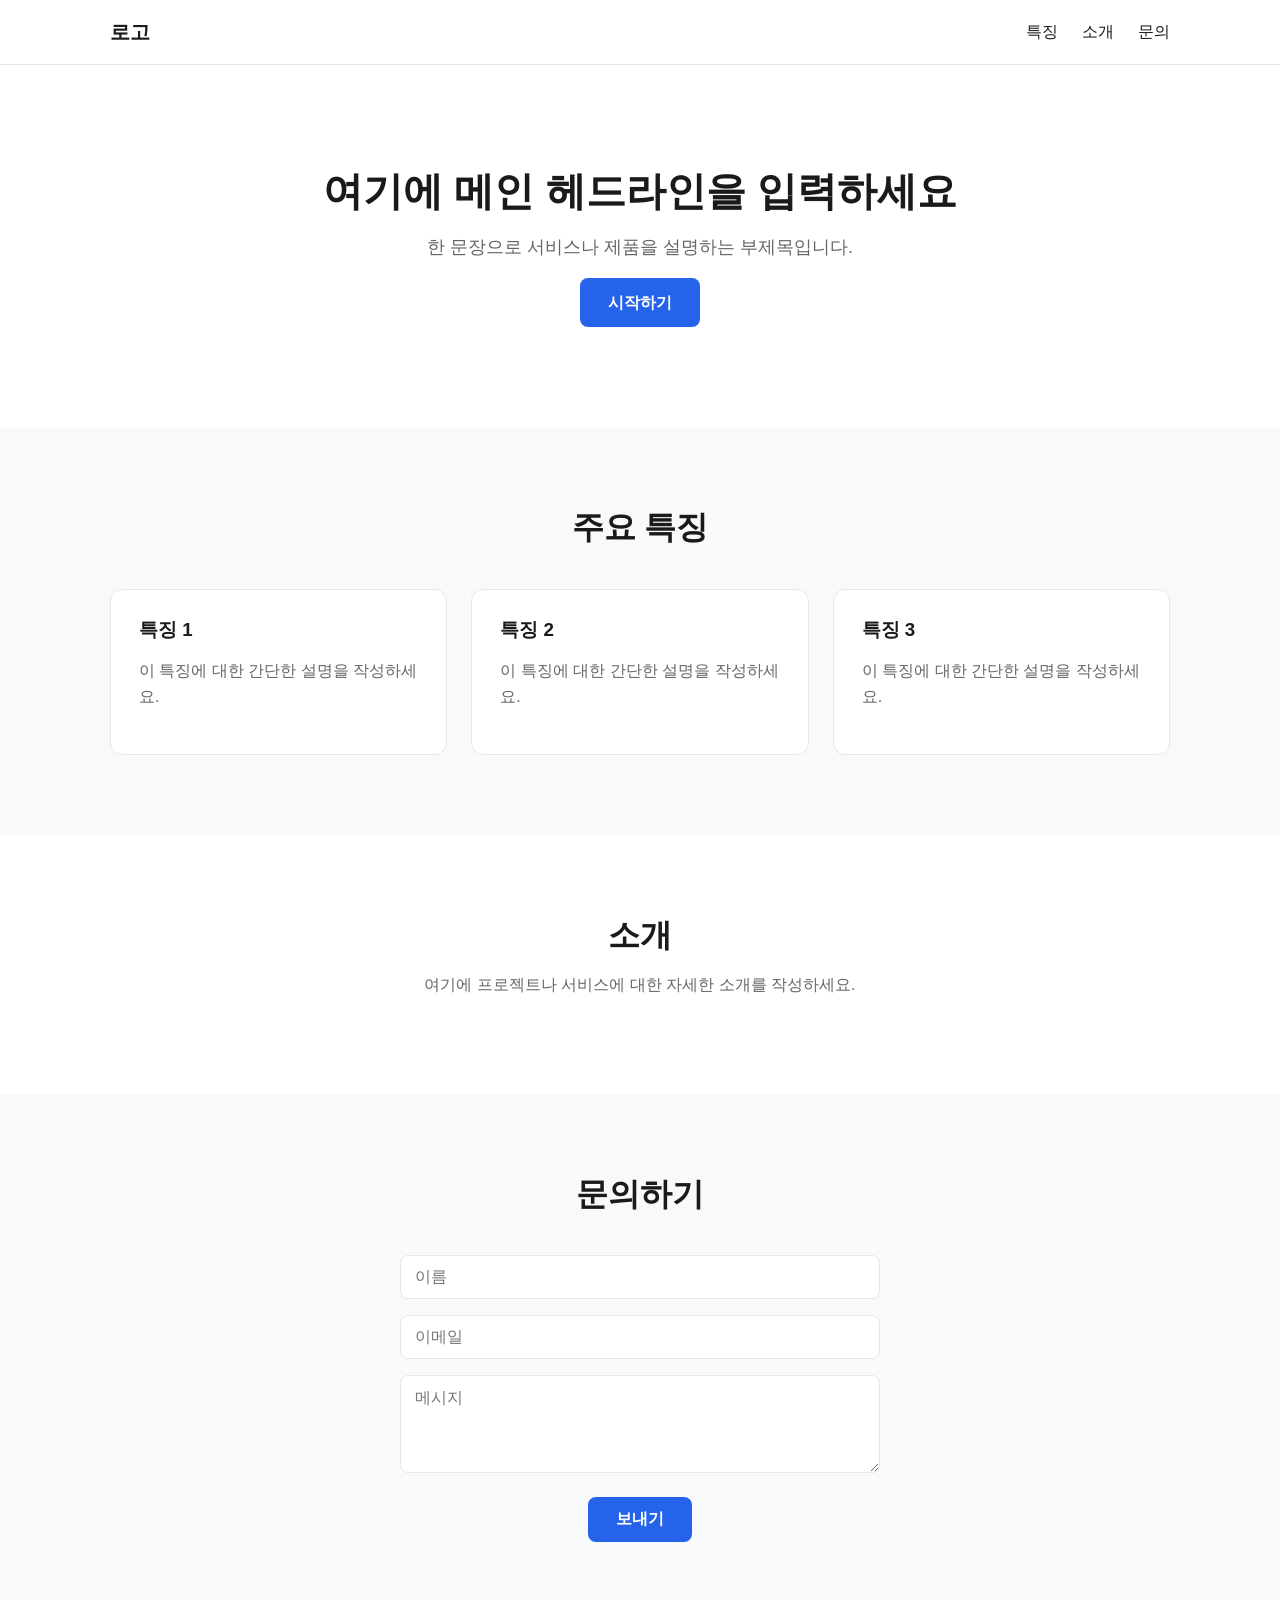
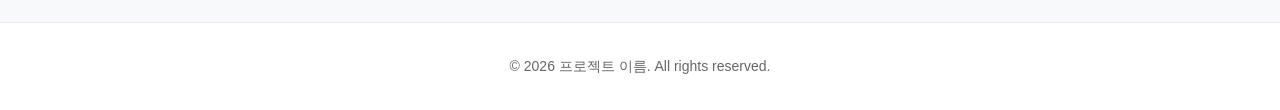
<file: index.html>
<!DOCTYPE html>
<html lang="ko">
<head>
<meta charset="UTF-8">
<meta name="viewport" content="width=device-width, initial-scale=1.0">
<title>프로젝트 이름</title>
<link rel="stylesheet" href="css/style.css">
</head>
<body>

  <header class="site-header">
    <div class="container header-inner">
      <a href="#" class="logo">로고</a>
      <nav class="nav">
        <a href="#features">특징</a>
        <a href="#about">소개</a>
        <a href="#contact">문의</a>
      </nav>
    </div>
  </header>

  <main>
    <section class="hero">
      <div class="container">
        <h1>여기에 메인 헤드라인을 입력하세요</h1>
        <p>한 문장으로 서비스나 제품을 설명하는 부제목입니다.</p>
        <a href="#contact" class="btn btn-primary">시작하기</a>
      </div>
    </section>

    <section id="features" class="features">
      <div class="container">
        <h2>주요 특징</h2>
        <div class="feature-grid">
          <div class="feature-card">
            <h3>특징 1</h3>
            <p>이 특징에 대한 간단한 설명을 작성하세요.</p>
          </div>
          <div class="feature-card">
            <h3>특징 2</h3>
            <p>이 특징에 대한 간단한 설명을 작성하세요.</p>
          </div>
          <div class="feature-card">
            <h3>특징 3</h3>
            <p>이 특징에 대한 간단한 설명을 작성하세요.</p>
          </div>
        </div>
      </div>
    </section>

    <section id="about" class="about">
      <div class="container">
        <h2>소개</h2>
        <p>여기에 프로젝트나 서비스에 대한 자세한 소개를 작성하세요.</p>
      </div>
    </section>

    <section id="contact" class="contact">
      <div class="container">
        <h2>문의하기</h2>
        <form class="contact-form">
          <input type="text" name="name" placeholder="이름" required>
          <input type="email" name="email" placeholder="이메일" required>
          <textarea name="message" placeholder="메시지" rows="4" required></textarea>
          <button type="submit" class="btn btn-primary">보내기</button>
        </form>
      </div>
    </section>
  </main>

  <footer class="site-footer">
    <div class="container">
      <p>&copy; 2026 프로젝트 이름. All rights reserved.</p>
    </div>
  </footer>

  <script src="js/main.js"></script>
</body>
</html>
</file>
<file: css/style.css>
:root {
  --color-bg: #ffffff;
  --color-text: #1a1a1a;
  --color-muted: #666666;
  --color-primary: #2563eb;
  --color-primary-hover: #1d4ed8;
  --color-border: #e5e7eb;
  --color-surface: #f8f9fb;
  --max-width: 1100px;
}

* {
  box-sizing: border-box;
}

body {
  margin: 0;
  font-family: -apple-system, BlinkMacSystemFont, "Segoe UI", Roboto, "Noto Sans KR", sans-serif;
  color: var(--color-text);
  background: var(--color-bg);
  line-height: 1.6;
}

.container {
  max-width: var(--max-width);
  margin: 0 auto;
  padding: 0 20px;
}

h1, h2, h3 {
  line-height: 1.3;
  margin: 0 0 16px;
}

p {
  margin: 0 0 16px;
  color: var(--color-muted);
}

a {
  color: inherit;
}

/* Header */
.site-header {
  border-bottom: 1px solid var(--color-border);
  position: sticky;
  top: 0;
  background: var(--color-bg);
  z-index: 10;
}

.header-inner {
  display: flex;
  align-items: center;
  justify-content: space-between;
  padding: 16px 20px;
}

.logo {
  font-weight: 700;
  font-size: 1.25rem;
  text-decoration: none;
}

.nav {
  display: flex;
  gap: 24px;
}

.nav a {
  text-decoration: none;
  font-weight: 500;
}

.nav a:hover {
  color: var(--color-primary);
}

/* Hero */
.hero {
  padding: 100px 20px;
  text-align: center;
}

.hero h1 {
  font-size: 2.5rem;
  max-width: 700px;
  margin-left: auto;
  margin-right: auto;
}

.hero p {
  font-size: 1.125rem;
  max-width: 500px;
  margin-left: auto;
  margin-right: auto;
}

.btn {
  display: inline-block;
  padding: 12px 28px;
  border-radius: 8px;
  text-decoration: none;
  font-weight: 600;
  border: none;
  cursor: pointer;
  font-size: 1rem;
}

.btn-primary {
  background: var(--color-primary);
  color: #fff;
}

.btn-primary:hover {
  background: var(--color-primary-hover);
}

/* Features */
.features {
  background: var(--color-surface);
  padding: 80px 20px;
}

.features h2,
.about h2,
.contact h2 {
  text-align: center;
  font-size: 2rem;
}

.feature-grid {
  display: grid;
  grid-template-columns: repeat(auto-fit, minmax(240px, 1fr));
  gap: 24px;
  margin-top: 40px;
}

.feature-card {
  background: var(--color-bg);
  border: 1px solid var(--color-border);
  border-radius: 12px;
  padding: 28px;
}

/* About */
.about {
  padding: 80px 20px;
  text-align: center;
}

.about p {
  max-width: 600px;
  margin-left: auto;
  margin-right: auto;
}

/* Contact */
.contact {
  padding: 80px 20px;
  background: var(--color-surface);
}

.contact-form {
  max-width: 480px;
  margin: 40px auto 0;
  display: flex;
  flex-direction: column;
  gap: 16px;
}

.contact-form input,
.contact-form textarea {
  padding: 12px 14px;
  border: 1px solid var(--color-border);
  border-radius: 8px;
  font-size: 1rem;
  font-family: inherit;
}

.contact-form button {
  align-self: center;
  margin-top: 8px;
}

/* Footer */
.site-footer {
  padding: 32px 20px;
  text-align: center;
  border-top: 1px solid var(--color-border);
}

.site-footer p {
  margin: 0;
  font-size: 0.875rem;
}

@media (max-width: 600px) {
  .hero {
    padding: 60px 20px;
  }

  .hero h1 {
    font-size: 1.875rem;
  }

  .nav {
    gap: 14px;
  }
}
</file>
